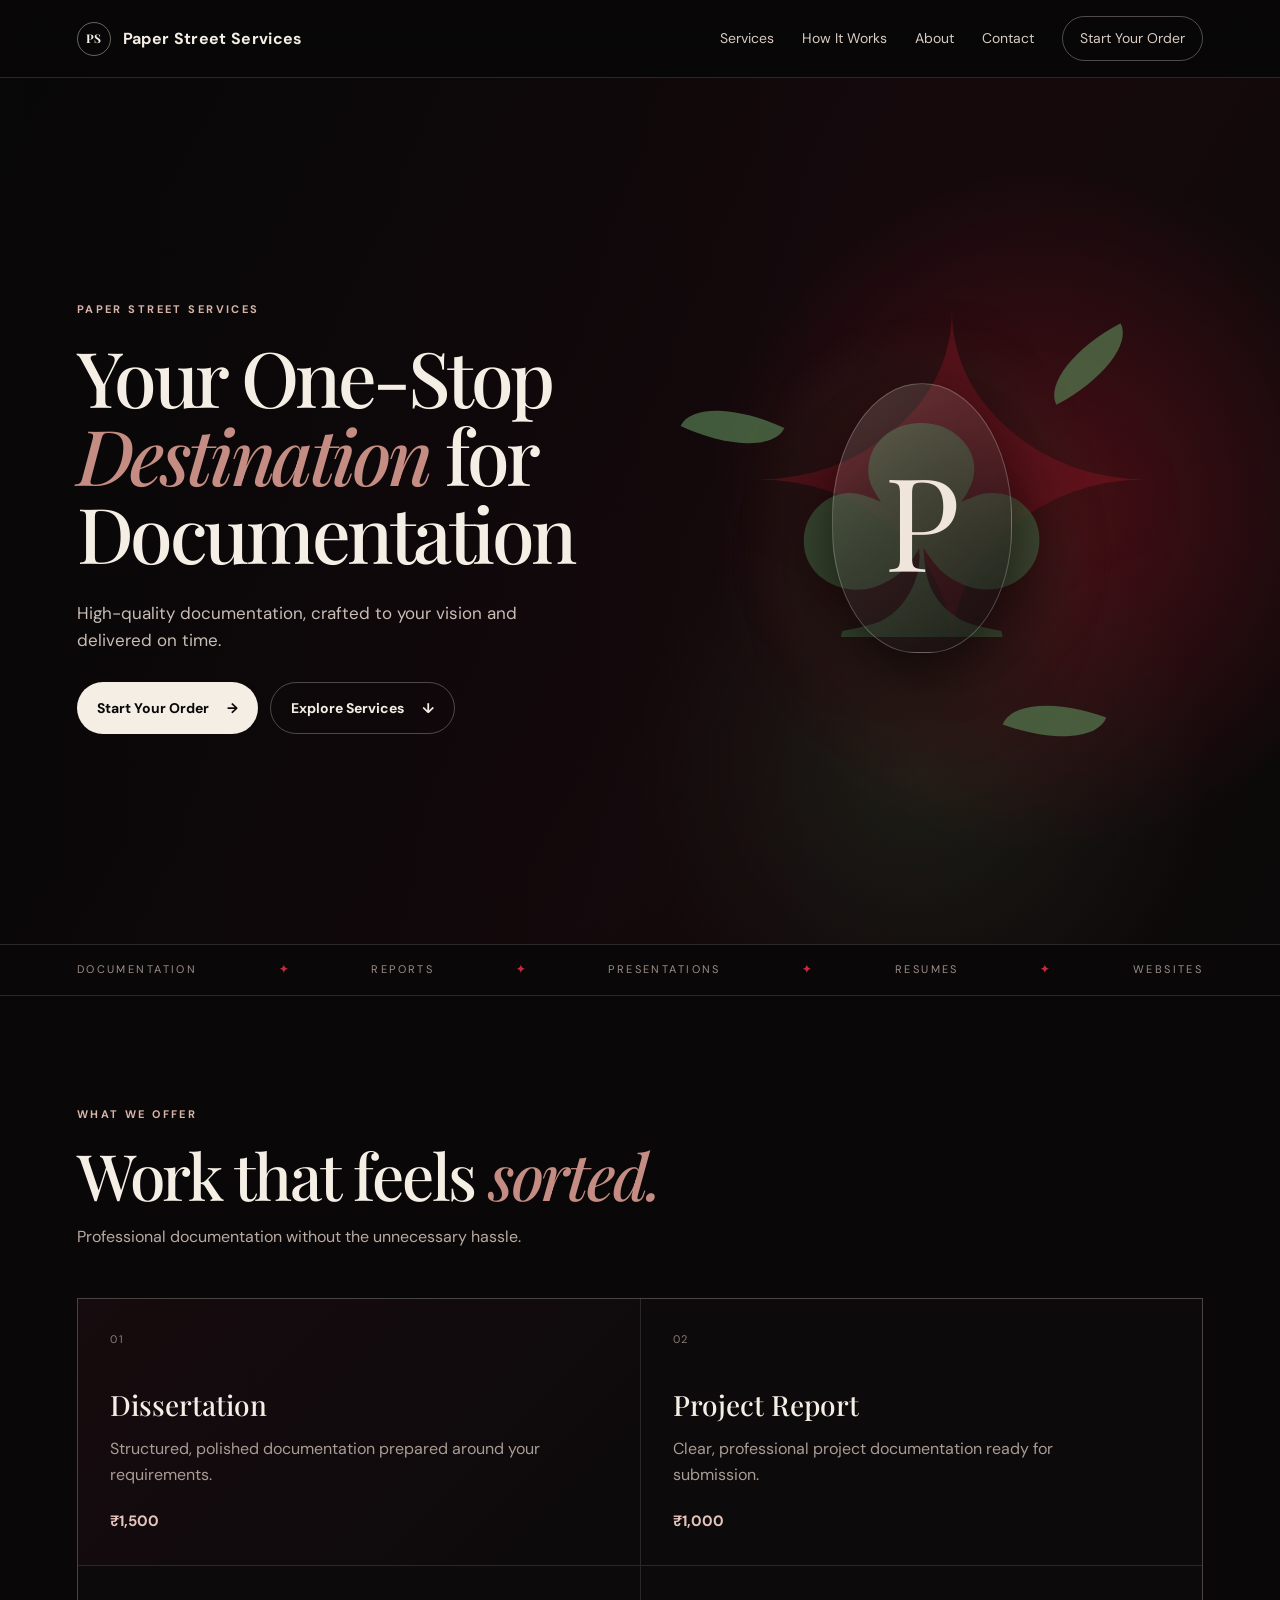
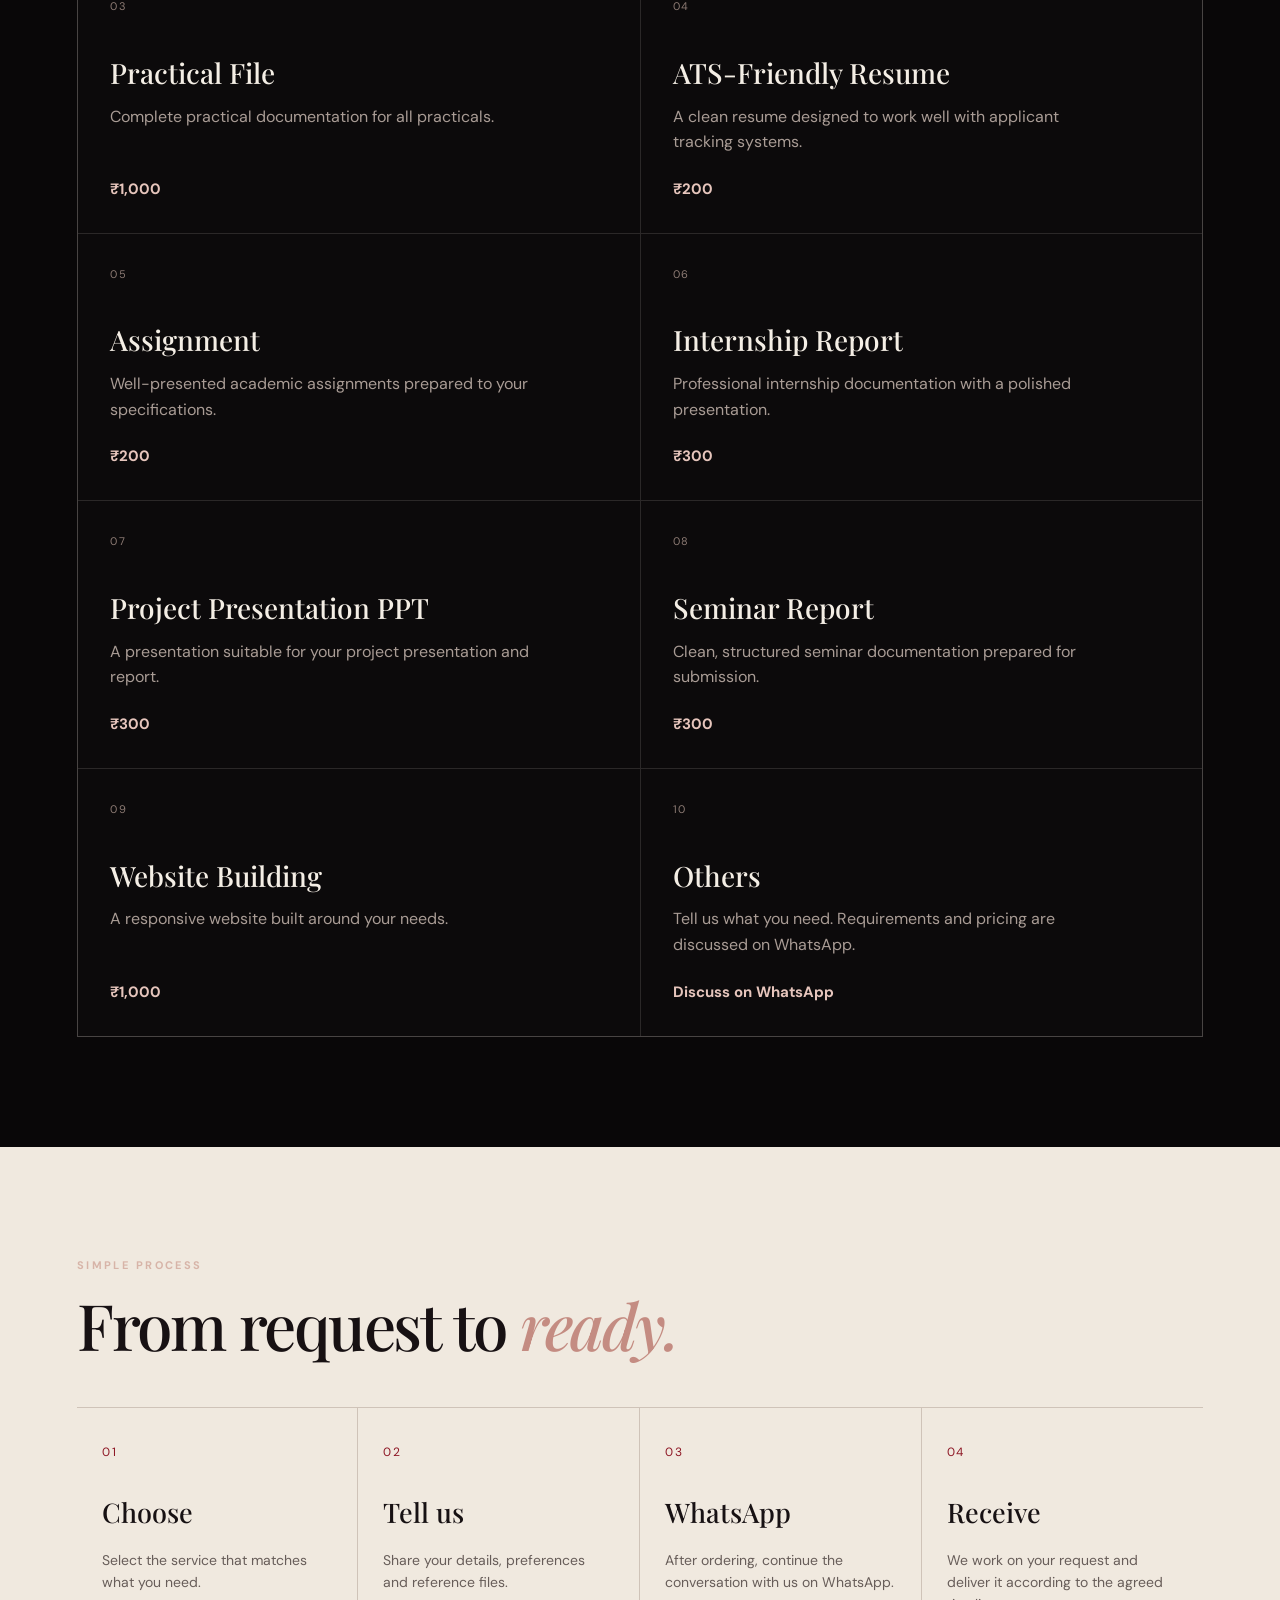
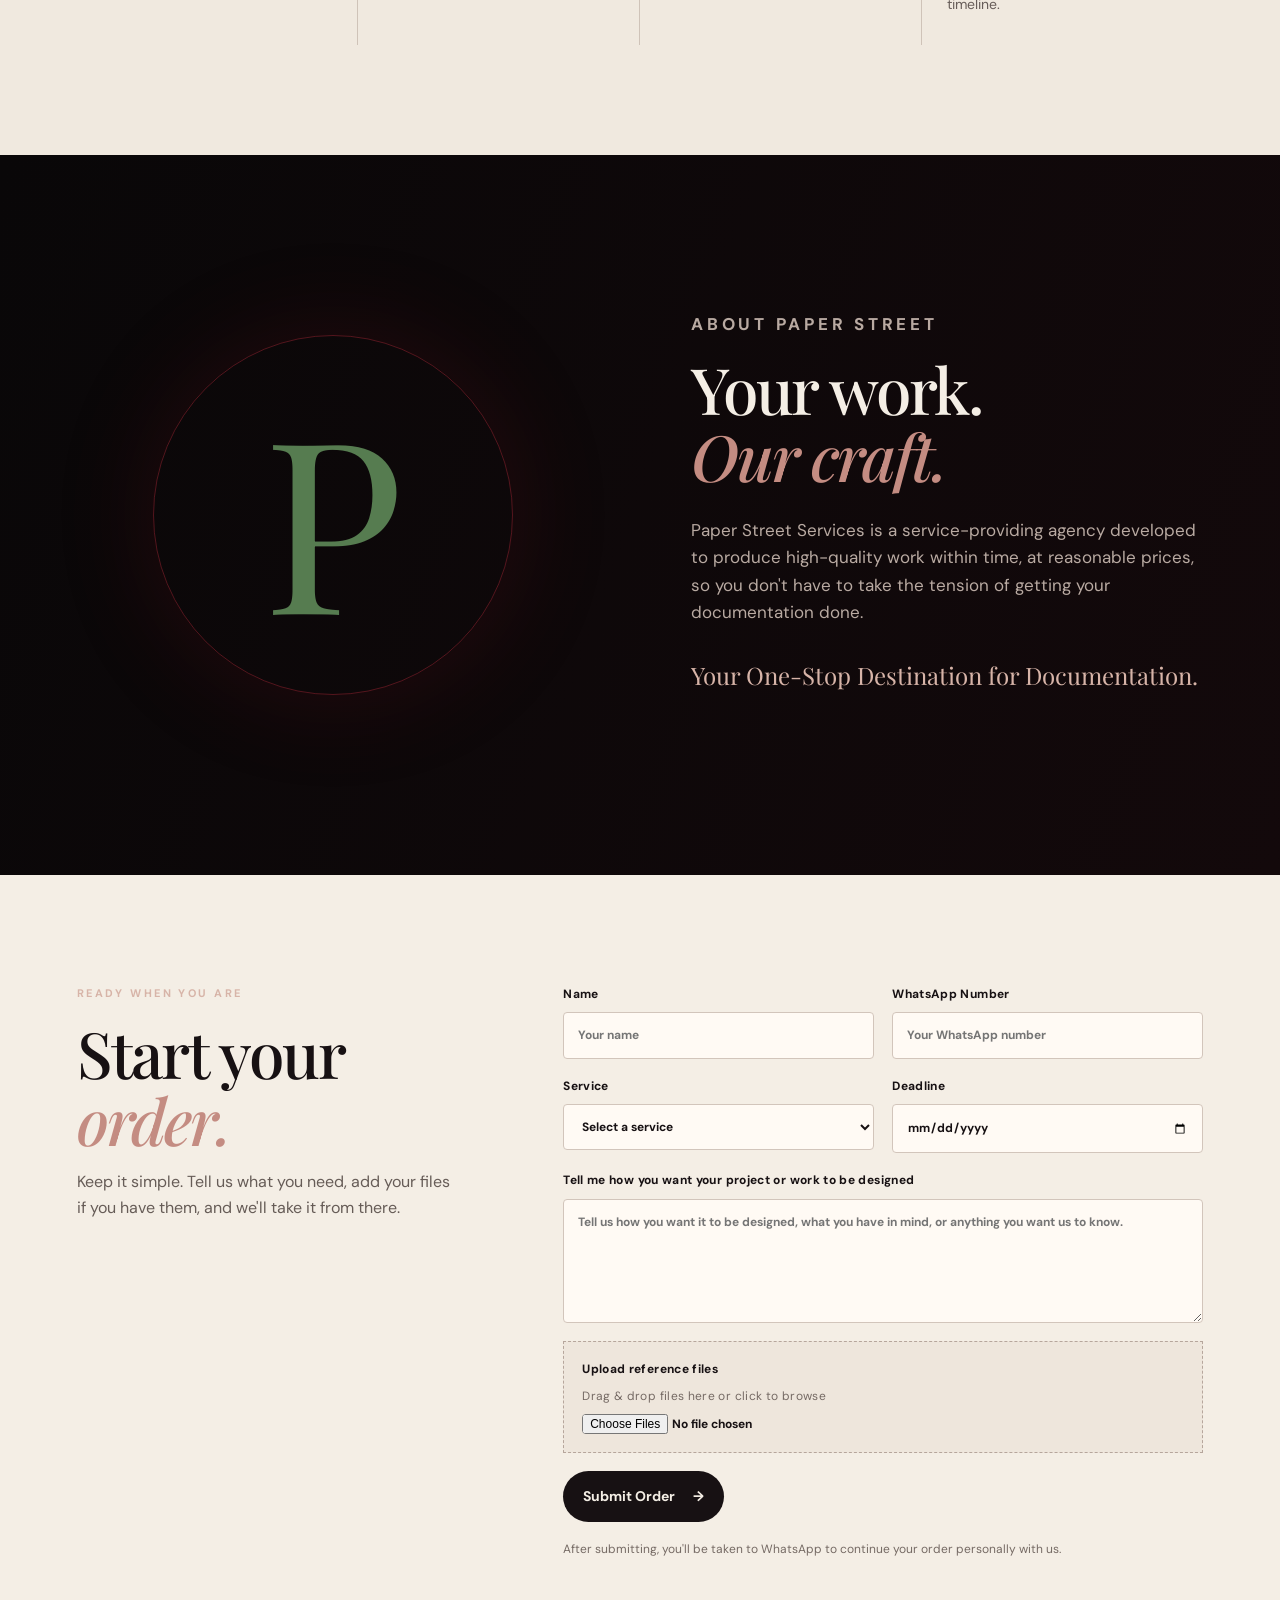
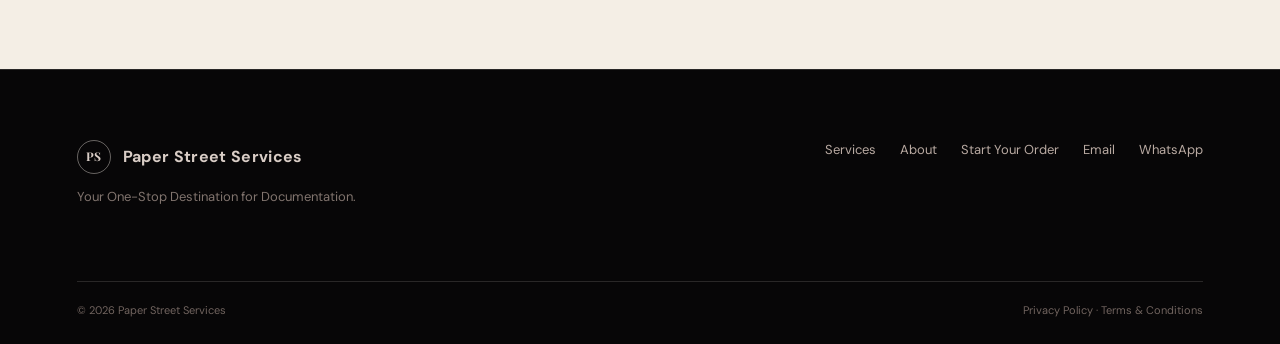
<file: index.html>
<!doctype html>
<html lang="en">
<head>
  <meta charset="UTF-8">
  <meta name="viewport" content="width=device-width, initial-scale=1.0">
  <meta name="description" content="Paper Street Services — Your One-Stop Destination for Documentation.">
  <title>Paper Street Services</title>
  <link rel="preconnect" href="https://fonts.googleapis.com">
  <link rel="preconnect" href="https://fonts.gstatic.com" crossorigin>
  <link href="https://fonts.googleapis.com/css2?family=DM+Sans:wght@400;500;600;700&family=Playfair+Display:wght@500;600;700&display=swap" rel="stylesheet">
  <link rel="stylesheet" href="styles.css">
</head>
<body>
  <header class="site-header">
    <a class="brand" href="#top" aria-label="Paper Street Services home"><span class="brand-mark" aria-hidden="true">PS</span><span>Paper Street Services</span></a>
    <nav class="nav" aria-label="Primary navigation"><a href="#services">Services</a><a href="#how-it-works">How It Works</a><a href="#about">About</a><a href="#contact">Contact</a><a class="nav-order" href="#order">Start Your Order</a></nav>
    <button class="menu-toggle" aria-label="Open menu" aria-expanded="false">☰</button>
  </header>
  <main id="top">
    <section class="hero"><div class="hero-copy"><p class="eyebrow">PAPER STREET SERVICES</p><h1>Your One-Stop<br><em>Destination</em> for Documentation</h1><p class="hero-text">High-quality documentation, crafted to your vision and delivered on time.</p><div class="hero-actions"><a class="btn btn-primary" href="#order">Start Your Order <span>→</span></a><a class="btn btn-secondary" href="#services">Explore Services <span>↓</span></a></div></div><div class="hero-art" aria-label="Paper Street Services visual"><div class="halo"></div><div class="tree tree-back">✦</div><div class="tree tree-main">♣</div><div class="hero-soul">P</div><div class="leaf leaf-one"></div><div class="leaf leaf-two"></div><div class="leaf leaf-three"></div></div></section>
    <section class="ticker" aria-label="Services highlight"><span>DOCUMENTATION</span><b>✦</b><span>REPORTS</span><b>✦</b><span>PRESENTATIONS</span><b>✦</b><span>RESUMES</span><b>✦</b><span>WEBSITES</span></section>
    <section id="services" class="section services-section"><div class="section-heading"><p class="eyebrow">WHAT WE OFFER</p><h2>Work that feels <em>sorted.</em></h2><p>Professional documentation without the unnecessary hassle.</p></div><div class="service-grid">
      <article class="service-card featured"><span class="service-number">01</span><h3>Dissertation</h3><p>Structured, polished documentation prepared around your requirements.</p><strong>₹1,500</strong></article>
      <article class="service-card"><span class="service-number">02</span><h3>Project Report</h3><p>Clear, professional project documentation ready for submission.</p><strong>₹1,000</strong></article>
      <article class="service-card"><span class="service-number">03</span><h3>Practical File</h3><p>Complete practical documentation for all practicals.</p><strong>₹1,000</strong></article>
      <article class="service-card"><span class="service-number">04</span><h3>ATS-Friendly Resume</h3><p>A clean resume designed to work well with applicant tracking systems.</p><strong>₹200</strong></article>
      <article class="service-card"><span class="service-number">05</span><h3>Assignment</h3><p>Well-presented academic assignments prepared to your specifications.</p><strong>₹200</strong></article>
      <article class="service-card"><span class="service-number">06</span><h3>Internship Report</h3><p>Professional internship documentation with a polished presentation.</p><strong>₹300</strong></article>
      <article class="service-card"><span class="service-number">07</span><h3>Project Presentation PPT</h3><p>A presentation suitable for your project presentation and report.</p><strong>₹300</strong></article>
      <article class="service-card"><span class="service-number">08</span><h3>Seminar Report</h3><p>Clean, structured seminar documentation prepared for submission.</p><strong>₹300</strong></article>
      <article class="service-card"><span class="service-number">09</span><h3>Website Building</h3><p>A responsive website built around your needs.</p><strong>₹1,000</strong></article>
      <article class="service-card"><span class="service-number">10</span><h3>Others</h3><p>Tell us what you need. Requirements and pricing are discussed on WhatsApp.</p><strong>Discuss on WhatsApp</strong></article>
    </div></section>
    <section id="how-it-works" class="section process-section"><div class="section-heading"><p class="eyebrow">SIMPLE PROCESS</p><h2>From request to <em>ready.</em></h2></div><div class="process-grid"><div><span>01</span><h3>Choose</h3><p>Select the service that matches what you need.</p></div><div><span>02</span><h3>Tell us</h3><p>Share your details, preferences and reference files.</p></div><div><span>03</span><h3>WhatsApp</h3><p>After ordering, continue the conversation with us on WhatsApp.</p></div><div><span>04</span><h3>Receive</h3><p>We work on your request and deliver it according to the agreed timeline.</p></div></div></section>
    <section id="about" class="section about-section"><div class="about-art"><div class="about-ring"></div><div class="about-letter">P</div></div><div class="about-copy"><p class="eyebrow">ABOUT PAPER STREET</p><h2>Your work.<br><em>Our craft.</em></h2><p>Paper Street Services is a service-providing agency developed to produce high-quality work within time, at reasonable prices, so you don't have to take the tension of getting your documentation done.</p><p class="pickup">Your One-Stop Destination for Documentation.</p></div></section>
    <section id="order" class="section order-section"><div class="order-intro"><p class="eyebrow">READY WHEN YOU ARE</p><h2>Start your <em>order.</em></h2><p>Keep it simple. Tell us what you need, add your files if you have them, and we'll take it from there.</p></div><form id="orderForm" class="order-form"><label>Name <input name="name" required placeholder="Your name"></label><label>WhatsApp Number <input name="whatsapp" required inputmode="tel" placeholder="Your WhatsApp number"></label><label>Service <select name="service" required><option value="" selected disabled>Select a service</option><option>Dissertation — ₹1,500</option><option>Project Report — ₹1,000</option><option>ATS-Friendly Resume — ₹200</option><option>Assignment — ₹200</option><option>Practical File — All Practicals — ₹1,000</option><option>Internship Report — ₹300</option><option>Project Presentation PPT — ₹300</option><option>Seminar Report — ₹300</option><option>Website Building — ₹1,000</option><option>Others — Discuss on WhatsApp</option></select></label><label>Deadline <input type="date" name="deadline"></label><label class="wide">Tell me how you want your project or work to be designed <textarea name="requirements" rows="5" placeholder="Tell us how you want it to be designed, what you have in mind, or anything you want us to know."></textarea></label><label class="wide file-drop">Upload reference files <span>Drag & drop files here or click to browse</span><input type="file" name="files" multiple></label><button class="btn btn-primary submit-btn" type="submit">Submit Order <span>→</span></button><p class="form-note">After submitting, you'll be taken to WhatsApp to continue your order personally with us.</p></form></section>
  </main>
  <footer id="contact" class="site-footer"><div><a class="brand" href="#top"><span class="brand-mark">PS</span><span>Paper Street Services</span></a><p>Your One-Stop Destination for Documentation.</p></div><div class="footer-links"><a href="#services">Services</a><a href="#about">About</a><a href="#order">Start Your Order</a><a href="mailto:paperstreetservicesco@gmail.com">Email</a><a href="https://wa.me/917078181630" target="_blank" rel="noopener">WhatsApp</a></div><div class="footer-bottom"><span>© 2026 Paper Street Services</span><span>Privacy Policy · Terms & Conditions</span></div></footer>
  <script src="config.js"></script><script src="script.js"></script>
</body></html>
</file>
<file: styles.css>
:root{--ink:#090708;--ink-2:#130b0d;--cream:#f4eee5;--muted:#b9aaa2;--red:#8d1624;--red-2:#c02c3c;--green:#486b45;--line:rgba(244,238,229,.14);--serif:'Playfair Display',Georgia,serif;--sans:'DM Sans',Arial,sans-serif}*{box-sizing:border-box}html{scroll-behavior:smooth}body{margin:0;background:var(--ink);color:var(--cream);font-family:var(--sans);line-height:1.6}a{color:inherit;text-decoration:none}button,input,textarea,select{font:inherit}.site-header{height:78px;padding:0 6vw;display:flex;align-items:center;justify-content:space-between;border-bottom:1px solid var(--line);position:sticky;top:0;z-index:20;background:rgba(9,7,8,.86);backdrop-filter:blur(18px)}.brand{display:flex;align-items:center;gap:12px;font-weight:700;letter-spacing:.02em}.brand-mark{display:grid;place-items:center;width:34px;height:34px;border:1px solid rgba(244,238,229,.4);border-radius:50%;font-family:var(--serif);font-size:12px}.nav{display:flex;align-items:center;gap:28px;font-size:14px;color:#d8cbc3}.nav a:not(.nav-order):hover{color:#fff}.nav-order{padding:10px 17px;border:1px solid rgba(244,238,229,.3);border-radius:999px}.menu-toggle{display:none;background:none;color:var(--cream);border:0;font-size:24px}.hero{min-height:calc(100vh - 78px);padding:7vw 6vw 6vw;display:grid;grid-template-columns:1fr 1fr;align-items:center;overflow:hidden;position:relative;background:radial-gradient(circle at 82% 50%,rgba(141,22,36,.45),transparent 30%),radial-gradient(circle at 72% 80%,rgba(72,107,69,.2),transparent 25%),linear-gradient(120deg,#080708,#16090c 60%,#0b0909)}.hero:after{content:'';position:absolute;inset:0;pointer-events:none;background:linear-gradient(90deg,rgba(9,7,8,.7),transparent 65%)}.hero-copy,.hero-art{position:relative;z-index:1}.eyebrow{font-size:11px;letter-spacing:.22em;font-weight:700;color:#d7b4a8;margin:0 0 18px}.hero h1{font-family:var(--serif);font-size:clamp(46px,6vw,88px);line-height:1.02;font-weight:500;letter-spacing:-.045em;max-width:760px;margin:0}.hero h1 em,.section-heading h2 em,.about-copy h2 em,.order-intro h2 em{font-style:italic;color:#c48c82}.hero-text{max-width:500px;color:#c9bdb6;font-size:17px;margin:28px 0}.hero-actions{display:flex;gap:12px;flex-wrap:wrap}.btn{display:inline-flex;align-items:center;justify-content:center;gap:18px;padding:14px 20px;border-radius:999px;font-weight:700;font-size:14px;transition:transform .2s,background .2s}.btn:hover{transform:translateY(-2px)}.btn-primary{background:var(--cream);color:var(--ink)}.btn-secondary{border:1px solid rgba(244,238,229,.28);color:var(--cream)}.hero-art{height:min(700px,70vw);min-height:460px;display:grid;place-items:center}.halo{width:72%;aspect-ratio:1;border-radius:50%;background:radial-gradient(circle,rgba(192,44,60,.2),rgba(72,107,69,.08) 48%,transparent 70%);position:absolute}.tree{position:absolute;font-size:clamp(210px,28vw,430px);line-height:.7;font-family:Georgia;color:rgba(72,107,69,.65);filter:drop-shadow(0 15px 30px rgba(0,0,0,.5));transform:scaleX(1.1)}.tree-back{font-size:clamp(260px,35vw,520px);color:rgba(141,22,36,.42);transform:translate(30px,-25px) scaleX(1.15)}.hero-soul{width:180px;height:270px;border-radius:50% 50% 46% 46%;display:grid;place-items:center;font-family:var(--serif);font-size:130px;color:#f0e5da;background:linear-gradient(145deg,rgba(244,238,229,.15),rgba(9,7,8,.65));border:1px solid rgba(244,238,229,.25);box-shadow:0 25px 80px rgba(0,0,0,.7);z-index:2}.leaf{position:absolute;width:95px;height:42px;border-radius:100% 0;background:#567c50;opacity:.7;transform:rotate(-28deg)}.leaf-one{right:12%;top:25%}.leaf-two{left:8%;top:34%;transform:rotate(25deg)}.leaf-three{right:18%;bottom:18%;transform:rotate(20deg)}.ticker{border-block:1px solid var(--line);padding:16px 6vw;display:flex;justify-content:space-between;gap:20px;flex-wrap:wrap;color:#9d8e87;font-size:11px;letter-spacing:.22em}.ticker b{color:var(--red-2)}.section{padding:110px 6vw}.section-heading{max-width:760px;margin-bottom:48px}.section-heading h2,.about-copy h2,.order-intro h2{font-family:var(--serif);font-size:clamp(42px,5vw,70px);line-height:1.04;font-weight:500;letter-spacing:-.035em;margin:0 0 15px}.section-heading p:last-child,.about-copy>p{color:var(--muted)}.service-grid{display:grid;grid-template-columns:repeat(2,1fr);gap:1px;background:var(--line);border:1px solid var(--line)}.service-card{background:#0c0a0b;padding:32px;min-height:245px;display:flex;flex-direction:column}.service-card:hover{background:#130d0f}.service-card.featured{background:linear-gradient(135deg,#160b0e,#0c0a0b)}.service-number{color:#8d7b74;font-size:11px;letter-spacing:.18em}.service-card h3{font-family:var(--serif);font-size:28px;font-weight:500;margin:35px 0 8px}.service-card p{color:#a99c95;max-width:430px;margin:0 0 22px}.service-card strong{margin-top:auto;color:#e6c5bc;font-size:15px}.process-section{background:#f0e9df;color:#171113}.process-grid{display:grid;grid-template-columns:repeat(4,1fr);border-top:1px solid #cfc3b8}.process-grid>div{padding:30px 25px 15px;border-right:1px solid #cfc3b8}.process-grid>div:last-child{border:0}.process-grid span{color:#8d1624;font-size:12px;letter-spacing:.15em}.process-grid h3{font-family:var(--serif);font-size:27px;font-weight:500;margin:28px 0 8px}.process-grid p{color:#675d59;font-size:14px}.about-section{display:grid;grid-template-columns:1fr 1fr;gap:8vw;align-items:center;background:linear-gradient(110deg,#090708,#13090b)}.about-art{height:500px;display:grid;place-items:center;position:relative}.about-ring{width:360px;aspect-ratio:1;border-radius:50%;border:1px solid rgba(192,44,60,.4);box-shadow:0 0 100px rgba(141,22,36,.18)}.about-letter{position:absolute;font:240px/1 var(--serif);color:#567c50}.about-copy{max-width:600px}.about-copy h2{margin-bottom:28px}.about-copy p{font-size:17px}.about-copy .pickup{font-family:var(--serif);font-size:24px;color:#d7b4a8;margin-top:30px}.order-section{background:#f4eee5;color:#171113;display:grid;grid-template-columns:.75fr 1.25fr;gap:8vw}.order-intro p:not(.eyebrow){color:#665c57;max-width:500px}.order-form{display:grid;grid-template-columns:1fr 1fr;gap:18px}.order-form label{display:flex;flex-direction:column;gap:8px;font-size:12px;font-weight:700;letter-spacing:.03em}.order-form input,.order-form textarea,.order-form select{width:100%;border:1px solid #d2c5bb;background:#fffaf4;color:#171113;border-radius:4px;padding:13px 14px;outline:none}.order-form textarea{resize:vertical}.order-form input:focus,.order-form textarea:focus,.order-form select:focus{border-color:#8d1624}.wide{grid-column:1/-1}.file-drop{border:1px dashed #b6a69c;padding:18px;background:#eee6dc;cursor:pointer}.file-drop span{font-weight:400;color:#756a64}.file-drop input{border:0;padding:0;background:none}.file-drop.dragging{border-color:var(--red);background:#e6d9cf}.submit-btn{border:0;cursor:pointer;width:max-content;background:#171113;color:#f4eee5}.submit-btn:disabled{opacity:.65;cursor:wait}.form-note{grid-column:1/-1;font-size:12px;color:#756a64;margin:0}.site-footer{background:#070607;color:#d9cdc6;padding:70px 6vw 25px;display:grid;grid-template-columns:1fr auto;gap:60px;border-top:1px solid var(--line)}.site-footer p{color:#81746e;font-size:13px}.footer-links{display:flex;gap:24px;flex-wrap:wrap;align-content:flex-start;justify-content:flex-end;font-size:13px;color:#b9aaa2}.footer-links a:hover{color:#fff}.footer-bottom{grid-column:1/-1;border-top:1px solid var(--line);padding-top:20px;display:flex;justify-content:space-between;color:#71645f;font-size:11px}
.admin-wrap{min-height:100vh;background:radial-gradient(circle at 80% 10%,rgba(141,22,36,.22),transparent 28%),#090708;padding:38px 6vw}.admin-head{display:flex;justify-content:space-between;align-items:center;padding-bottom:32px;border-bottom:1px solid var(--line)}.admin-title{font:500 clamp(36px,5vw,64px)/1.05 var(--serif);margin-top:10px}.login-card{max-width:460px;margin:10vh auto 0;background:#100c0e;border:1px solid var(--line);padding:36px}.login-card h1{font:500 42px var(--serif);margin:0 0 8px}.login-card p{color:var(--muted)}.login-card .field{margin:18px 0}.login-card label{display:block;font-size:12px;font-weight:700;margin-bottom:8px}.login-card input{width:100%;padding:13px;border:1px solid #3b292c;background:#0b0909;color:var(--cream);border-radius:4px}.admin-stats{display:grid;grid-template-columns:repeat(4,1fr);gap:12px;margin:35px 0}.stat{border:1px solid var(--line);background:#100c0e;padding:20px}.stat small{display:block;color:var(--muted);font-size:11px;letter-spacing:.08em}.stat strong{display:block;font:500 34px var(--serif);margin-top:10px}.admin-panel{border:1px solid var(--line);background:#0d0a0b}.panel-head{display:flex;justify-content:space-between;align-items:center;padding:22px;border-bottom:1px solid var(--line)}.orders{display:grid}.order-row{display:grid;grid-template-columns:1.1fr 1fr .8fr .7fr auto;gap:18px;align-items:center;padding:22px;border-bottom:1px solid var(--line)}.order-row:last-child{border-bottom:0}.order-meta{color:#8f827c;font-size:12px;margin-top:4px}.badge{display:inline-block;border:1px solid rgba(192,44,60,.45);padding:5px 9px;border-radius:999px;font-size:11px;text-transform:capitalize}.actionbar{display:flex;gap:6px;flex-wrap:wrap}.actionbar button,.ghost{border:1px solid rgba(244,238,229,.2);background:transparent;color:var(--cream);border-radius:999px;padding:8px 11px;cursor:pointer;font-size:11px}.actionbar button:hover,.ghost:hover{background:#1b1113}.empty{text-align:center;padding:70px 20px;color:var(--muted)}.notice,.error{min-height:20px}.toast{display:none;position:fixed;right:22px;bottom:22px;background:#f4eee5;color:#171113;padding:12px 18px;border-radius:999px;font-size:13px;box-shadow:0 10px 35px #0008;z-index:50}
@media(max-width:900px){.nav{display:none;position:absolute;left:0;right:0;top:78px;padding:20px 6vw;background:#090708;border-bottom:1px solid var(--line);flex-direction:column;align-items:flex-start}.nav.open{display:flex}.menu-toggle{display:block}.hero{grid-template-columns:1fr;min-height:auto;padding-top:70px}.hero-copy{padding-bottom:20px}.hero-art{height:500px}.service-grid{grid-template-columns:1fr}.process-grid{grid-template-columns:1fr 1fr}.about-section,.order-section{grid-template-columns:1fr}.about-art{height:350px}.order-intro{margin-bottom:10px}.site-footer{grid-template-columns:1fr}.footer-links{justify-content:flex-start}.footer-bottom{grid-column:1}.admin-stats{grid-template-columns:1fr 1fr}.order-row{grid-template-columns:1fr 1fr}.actionbar{grid-column:1/-1}}@media(max-width:600px){.site-header{padding:0 5vw}.hero,.section{padding-left:5vw;padding-right:5vw}.hero h1{font-size:46px}.hero-art{min-height:360px;height:390px}.hero-soul{width:130px;height:205px;font-size:90px}.tree{font-size:230px}.tree-back{font-size:300px}.process-grid{grid-template-columns:1fr}.process-grid>div{border-right:0;border-bottom:1px solid #cfc3b8}.order-form{grid-template-columns:1fr}.wide{grid-column:auto}.site-footer{padding-left:5vw;padding-right:5vw}.ticker{padding-inline:5vw}.admin-wrap{padding:25px 5vw}.admin-head{align-items:flex-start;gap:20px}.admin-stats{grid-template-columns:1fr 1fr}.order-row{grid-template-columns:1fr}.actionbar{grid-column:auto}.login-card{padding:25px;margin-top:8vh}.admin-title{font-size:40px}}
</file>
